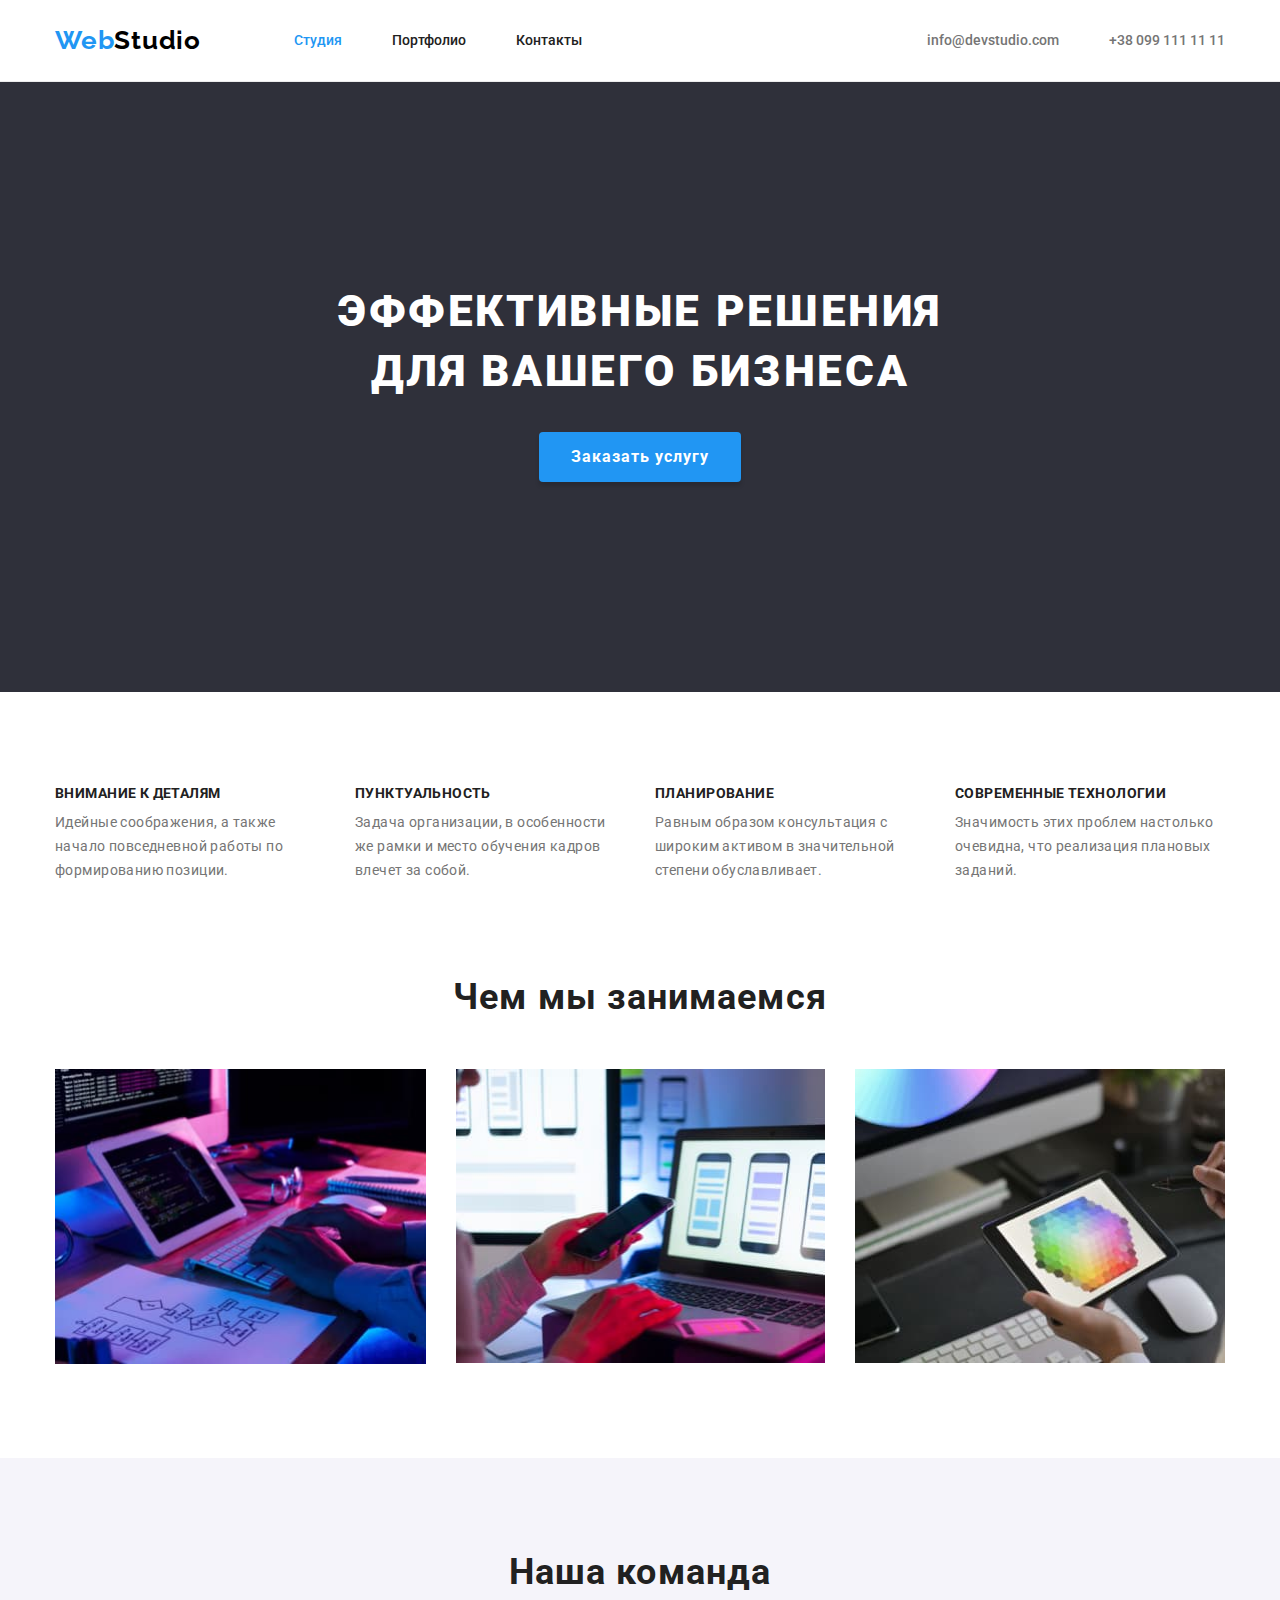
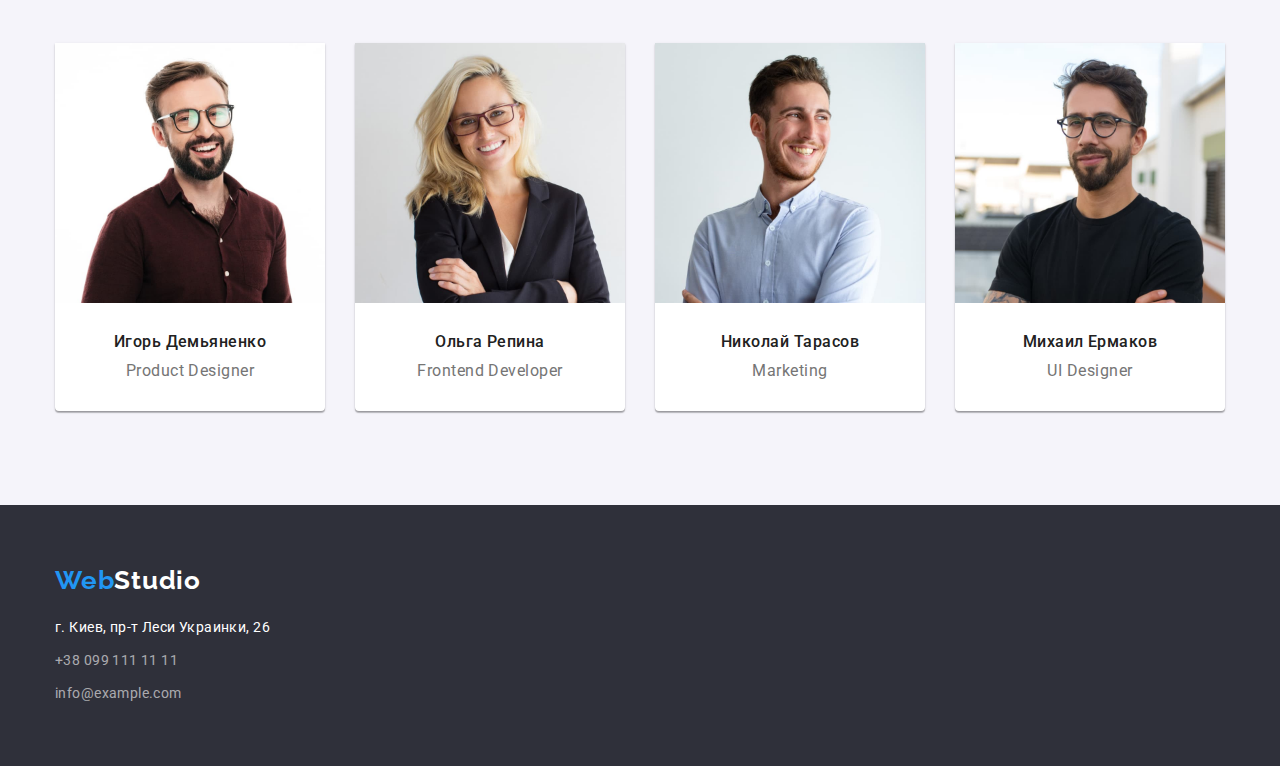
<file: index.html>
<!DOCTYPE html>
<html lang="ru">
  <head>
    <meta charset="UTF-8" />
    <meta http-equiv="X-UA-Compatible" content="IE=edge" />
    <meta name="viewport" content="width=device-width, initial-scale=1.0" />
    <link
      href="https://fonts.googleapis.com/css2?family=Raleway:wght@700&family=Roboto:wght@400;500;700;900&display=swap"
      rel="stylesheet"
    />
    <link
      rel="stylesheet"
      href="https://cdnjs.cloudflare.com/ajax/libs/modern-normalize/1.1.0/modern-normalize.min.css"
    />
    <link rel="stylesheet" href="./css/style.css" />
    <title>WebStudio</title>
  </head>
  <body class="body">
    <header class="header">
      <div class="container cont-nav">
        <a class="logo" href="index.html" lang="en"> <span class="logo-web">Web</span>Studio</a>
        <nav>
          <ul class="nav-page list">
            <li class="item"><a href="./index.html" class="link current">Студия</a></li>
            <li class="item"><a href="./portfolio.html" class="link">Портфолио</a></li>
            <li class="item"><a href="Контакты" class="link">Контакты</a></li>
          </ul>
        </nav>
        <ul class="nav-contact list">
          <li class="item">
            <a class="link" href="mailto:info@devstudio.com">info@devstudio.com</a>
          </li>
          <li class="item"><a class="link" href="tel:+380991111111">+38 099 111 11 11</a></li>
        </ul>
      </div>
    </header>
    <main class="main">
      <section class="effect section">
        <div class="container">
          <h1 class="effect-text">
            Эффективные решения <br />
            для вашего бизнеса
          </h1>
          <button type="button" class="button button-ef">Заказать услугу</button>
        </div>
      </section>
      <section class="section">
        <div class="container">
          <h2 hidden>Особенности</h2>
          <ul class="feature list cont-feature">
            <li class="feature-title-item">
              <h3 class="feature-title">Внимание к деталям</h3>
              <p class="feature-text">
                Идейные соображения, а также начало повседневной работы по формированию позиции.
              </p>
            </li>
            <li class="feature-title-item">
              <h3 class="feature-title">Пунктуальность</h3>
              <p class="feature-text">
                Задача организации, в особенности же рамки и место обучения кадров влечет за собой.
              </p>
            </li>
            <li class="feature-title-item">
              <h3 class="feature-title">Планирование</h3>
              <p class="feature-text">
                Равным образом консультация с широким активом в значительной степени обуславливает.
              </p>
            </li>
            <li class="feature-title-item">
              <h3 class="feature-title">Современные технологии</h3>
              <p class="feature-text">
                Значимость этих проблем настолько очевидна, что реализация плановых заданий.
              </p>
            </li>
          </ul>
        </div>
      </section>
      <section class="section sect-task">
        <div class="container">
          <h2 class="task-list team-plus">Чем мы занимаемся</h2>
          <ul class="list task-title">
            <li class="task-item">
              <img
                class="img"
                src="./images/img_pc.jpg"
                alt="Работа на ПК"
                width="371"
                height="294"
              />
            </li>
            <li class="task-item">
              <img
                class="img"
                src="./images/img_phone.jpg"
                alt="Работа на телефоне"
                width="370"
                height="294"
              />
            </li>
            <li class="task-item">
              <img
                class="img"
                src="./images/img_tab.jpg"
                alt="Работа на планшете"
                width="370"
                height="294"
              />
            </li>
          </ul>
        </div>
      </section>
      <section class="company section">
        <div class="container">
          <h2 class="company-title team-plus">Наша команда</h2>
          <ul class="company-cont company-list list">
            <li class="item-team">
              <img
                class="img"
                src="./images/img_PD.jpg"
                alt="Product Designer"
                width="270"
                height="260"
              />
              <div class="team-text">
                <h3 class="company-party">Игорь Демьяненко</h3>
                <p class="company-post" lang="en">Product Designer</p>
              </div>
            </li>
            <li class="item-team">
              <img
                class="img"
                src="./images/img_FD.jpg"
                alt="Frontend Developer"
                width="270"
                height="260"
              />
              <div class="team-text">
                <h3 class="company-party">Ольга Репина</h3>
                <p class="company-post" lang="en">Frontend Developer</p>
              </div>
            </li>
            <li class="item-team">
              <img class="img" src="./images/img_M.jpg" alt="Marketing" width="270" height="260" />
              <div class="team-text">
                <h3 class="company-party">Николай Тарасов</h3>
                <p class="company-post" lang="en">Marketing</p>
              </div>
            </li>
            <li class="item-team">
              <img
                class="img"
                src="./images/img_UI.jpg"
                alt="UI Designer"
                width="270"
                height="260"
              />
              <div class="team-text">
                <h3 class="company-party">Михаил Ермаков</h3>
                <p class="company-post" lang="en">UI Designer</p>
              </div>
            </li>
          </ul>
        </div>
      </section>
    </main>
    <footer class="footer">
      <div class="container cont-footer">
        <a class="logo" href="./index.html" lang="en">
          <span class="logo-web">Web</span><span class="footer-logo">Studio</span></a
        >
        <address>
          <ul class="footer-adress list">
            <li class="adr-item">
              <a class="link" href="https://goo.gl/maps/iKXkamstdU8A9RDW7"
                >г. Киев, пр-т Леси Украинки, 26</a
              >
            </li>
            <li class="adr-item">
              <a class="link telmail" href="tel:+380991111111">+38 099 111 11 11</a>
            </li>
            <li class="adr-item">
              <a class="link telmail" href="mailto:info@example.com">info@example.com</a>
            </li>
          </ul>
        </address>
      </div>
    </footer>
  </body>
</html>
</file>
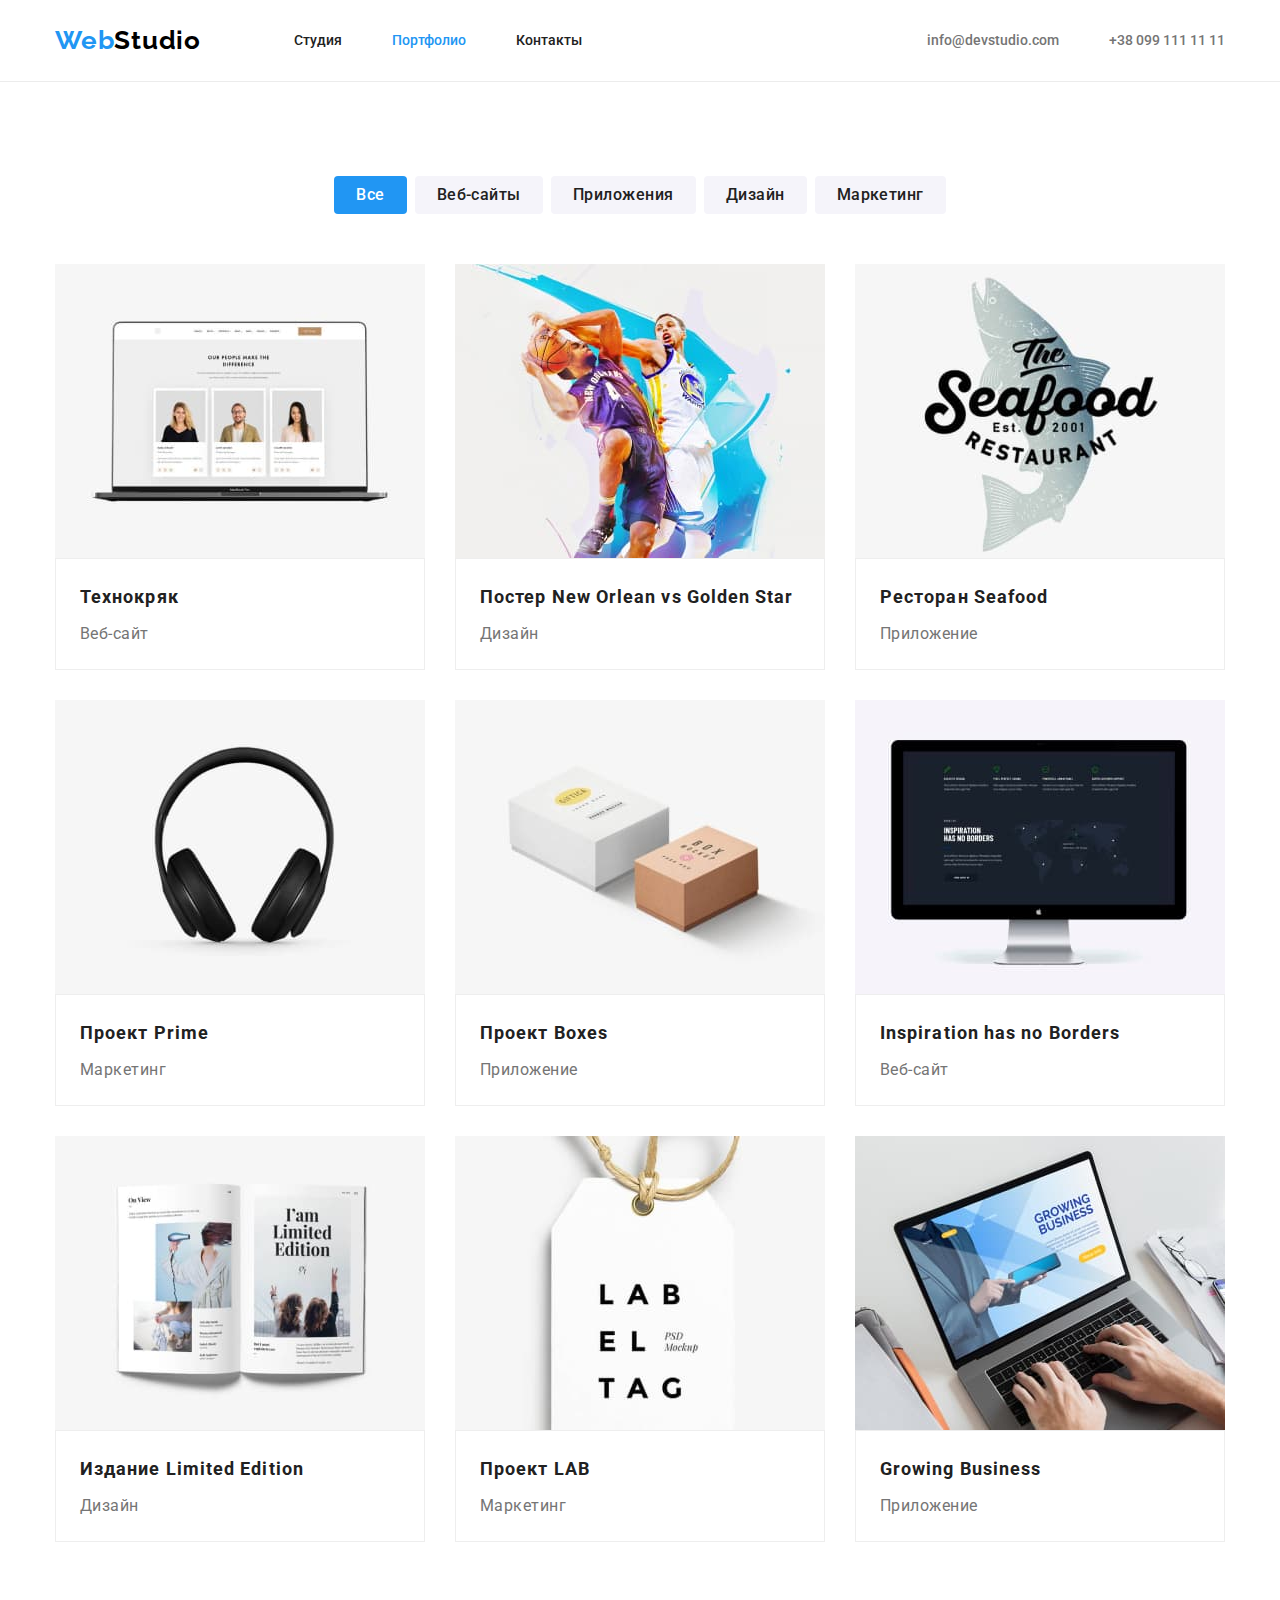
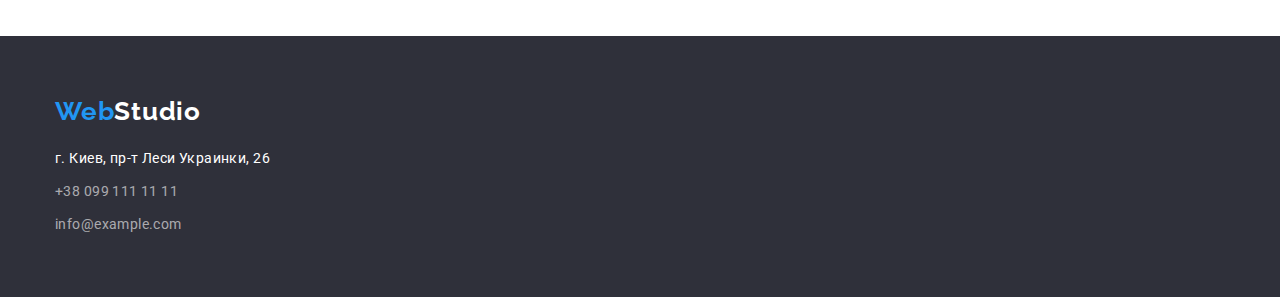
<file: portfolio.html>
<!DOCTYPE html>
<html lang="ru">
  <head>
    <meta charset="UTF-8" />
    <meta http-equiv="X-UA-Compatible" content="IE=edge" />
    <meta name="viewport" content="width=device-width, initial-scale=1.0" />
    <link
      href="https://fonts.googleapis.com/css2?family=Raleway:wght@700&family=Roboto:wght@400;500;700;900&display=swap"
      rel="stylesheet"
    />
    <link
      rel="stylesheet"
      href="https://cdnjs.cloudflare.com/ajax/libs/modern-normalize/1.1.0/modern-normalize.min.css"
    />
    <link rel="stylesheet" href="./css/style.css" />
    <title>Portfolio</title>
  </head>
  <body class="body portfolio">
    <header class="header">
      <div class="container cont-nav">
        <a class="logo" href="index.html" lang="en"> <span class="logo-web">Web</span>Studio</a>
        <nav>
          <ul class="nav-page list">
            <li class="item"><a href="./index.html" class="link">Студия</a></li>
            <li class="item"><a href="./portfolio.html" class="link current">Портфолио</a></li>
            <li class="item"><a href="Контакты" class="link">Контакты</a></li>
          </ul>
        </nav>
        <ul class="nav-contact list">
          <li class="item">
            <a class="link" href="mailto:info@devstudio.com">info@devstudio.com</a>
          </li>
          <li class="item"><a class="link" href="tel:+380991111111">+38 099 111 11 11</a></li>
        </ul>
      </div>
    </header>
    <main>
      <section class="section">
        <div class="container">
          <h2 hidden>Фильтр</h2>
          <ul class="filter">
            <li class="cont-filt">
              <button type="button" class="button button-filt current">Все</button>
            </li>
            <li class="cont-filt">
              <button type="button" class="button button-filt">Веб-сайты</button>
            </li>
            <li class="cont-filt">
              <button type="button" class="button button-filt">Приложения</button>
            </li>
            <li class="cont-filt">
              <button type="button" class="button button-filt">Дизайн</button>
            </li>
            <li class="cont-filt">
              <button type="button" class="button button-filt">Маркетинг</button>
            </li>
          </ul>
          <ul class="gallery">
            <li class="gallery-item">
              <a class="gallery-link" href="">
                <img
                  class="img"
                  src="./images/img_nn.jpg"
                  alt="Технокряк"
                  width="370"
                  height="294"
                />
                <div class="gallery-text">
                  <h2 class="gallery-name">Технокряк</h2>
                  <p class="gallery-comment">Веб-сайт</p>
                </div>
              </a>
            </li>
            <li class="gallery-item">
              <a class="gallery-link" href="">
                <img
                  class="img"
                  src="./images/img_bb.jpg"
                  alt="Постер New Orlean vs Golden Star"
                  width="370"
                  height="294"
                />
                <div class="gallery-text">
                  <h2 class="gallery-name">Постер New Orlean vs Golden Star</h2>
                  <p class="gallery-comment">Дизайн</p>
                </div>
              </a>
            </li>
            <li class="gallery-item">
              <a class="gallery-link" href="">
                <img
                  class="img"
                  src="./images/img_sea.jpg"
                  alt="Ресторан Seafood"
                  width="370"
                  height="294"
                />
                <div class="gallery-text">
                  <h2 class="gallery-name">Ресторан Seafood</h2>
                  <p class="gallery-comment">Приложение</p>
                </div>
              </a>
            </li>
            <li class="gallery-item">
              <a class="gallery-link" href="">
                <img
                  class="img"
                  src="./images/img_na.jpg"
                  alt="Проект Prime"
                  width="370"
                  height="294"
                />
                <div class="gallery-text">
                  <h2 class="gallery-name">Проект Prime</h2>
                  <p class="gallery-comment">Маркетинг</p>
                </div>
              </a>
            </li>
            <li class="gallery-item">
              <a class="gallery-link" href="">
                <img
                  class="img"
                  src="./images/img_box.jpg"
                  alt="Проект Boxes"
                  width="370"
                  height="294"
                />
                <div class="gallery-text">
                  <h2 class="gallery-name">Проект Boxes</h2>
                  <p class="gallery-comment">Приложение</p>
                </div>
              </a>
            </li>
            <li class="gallery-item">
              <a class="gallery-link" href="">
                <img
                  class="img"
                  src="./images/img_d.jpg"
                  alt="Inspiration has no Borders"
                  width="370"
                  height="294"
                />
                <div class="gallery-text">
                  <h2 class="gallery-name" lang="en">Inspiration has no Borders</h2>
                  <p class="gallery-comment">Веб-сайт</p>
                </div>
              </a>
            </li>
            <li class="gallery-item">
              <a class="gallery-link" href="">
                <img
                  class="img"
                  src="./images/img_b.jpg"
                  alt="Издание Limited Edition"
                  width="370"
                  height="294"
                />
                <div class="gallery-text">
                  <h2 class="gallery-name">Издание Limited Edition</h2>
                  <p class="gallery-comment">Дизайн</p>
                </div>
              </a>
            </li>
            <li class="gallery-item">
              <a class="gallery-link" href="">
                <img
                  class="img"
                  src="./images/img_lab.jpg"
                  alt="Проект LAB"
                  width="370"
                  height="294"
                />
                <div class="gallery-text">
                  <h2 class="gallery-name">Проект LAB</h2>
                  <p class="gallery-comment">Маркетинг</p>
                </div>
              </a>
            </li>
            <li class="gallery-item">
              <a class="gallery-link" href="">
                <img
                  class="img"
                  src="./images/img_n.jpg"
                  alt="Growing Business"
                  width="370"
                  height="294"
                />
                <div class="gallery-text">
                  <h2 class="gallery-name" lang="en">Growing Business</h2>
                  <p class="gallery-comment">Приложение</p>
                </div>
              </a>
            </li>
          </ul>
        </div>
      </section>
    </main>
    <footer class="footer">
      <div class="container cont-footer">
        <a class="logo" href="./index.html" lang="en">
          <span class="logo-web">Web</span><span class="footer-logo">Studio</span></a
        >
        <address>
          <ul class="footer-adress list">
            <li class="adr-item">
              <a class="link" href="https://goo.gl/maps/iKXkamstdU8A9RDW7"
                >г. Киев, пр-т Леси Украинки, 26</a
              >
            </li>
            <li class="adr-item">
              <a class="link telmail" href="tel:+380991111111">+38 099 111 11 11</a>
            </li>
            <li class="adr-item">
              <a class="link telmail" href="mailto:info@example.com">info@example.com</a>
            </li>
          </ul>
        </address>
      </div>
    </footer>
  </body>
</html>
</file>
<file: css/style.css>
/*Переменные для цветовой палитры*/
:root {
  --hover-color: #2196f3;
  --white-color: #fff;
  --black-color: #000;
  --title-color: #757575;
  --back-color-ef: #2f303a;
  --box-shadow: rgba(0, 0, 0, 0.15);
  --back-company: #f5f4fa;
  --telmail: rgba(255, 255, 255, 0.6);
  --button-back: #f5f4fa;
  --back-portfolio: #e5e5e5;
  --shadow-filt01: rgba(0, 0, 0, 0.1);
  --shadow-filt08: rgba(0, 0, 0, 0.08);
  --shadow-filt012: rgba(0, 0, 0, 0.12);
  --head-color: #212121;
  --back-color-button: #188ce8;
  --border-color: #ececec;
  --border-portfolio: #eeeeee;
}
/*Основное для страницы*/
html {
  box-sizing: border-box;
}
*,
*::before,
*::after {
  box-sizing: inherit;
}

h1,
h2,
h3,
h4,
h5,
h6,
p,
ul {
  margin-top: 0;
  margin-bottom: 0;
}
ul {
  padding-left: 0;
}

.container {
  width: 1200px;
  margin: 0 auto;
  padding-left: 15px;
  padding-right: 15px;
}

.section {
  padding-top: 94px;
  padding-bottom: 94px;
}

.list,
.main .company-list,
.task-list,
.company-title,
.gallery {
  list-style-type: none;
  margin: 0;
  padding: 0;
}

.sect-task {
  padding-top: 0px;
}
.body {
  font-family: Roboto, sans-serif;
  font-style: normal;
  font-weight: 400;
  color: var(--title-color);
}

.header {
  border-bottom: 1px solid var(--border-color);
}

.body .header {
  background-color: var(--white-color);
}
.body .button {
  cursor: pointer;
  border: none;
}
/*Шапка страницы*/
.cont-nav {
  display: flex;
  align-items: center;
}
.logo {
  margin-right: 93px;
  margin-top: 25px;
  margin-bottom: 25px;
  font-family: Raleway, sans-serif;
  font-weight: 700;
  text-decoration: none;
  font-size: 26px;
  line-height: 1.19;
  letter-spacing: 0.03em;
  color: var(--black-color);
}
.logo-web {
  color: var(--hover-color);
}
.nav-page,
.nav-contact {
  display: flex;
  list-style-type: none;
  margin-left: auto;

  font-weight: 500;
  font-size: 14px;
}

.nav-page .item:not(:last-child),
.nav-contact .item:not(:last-child) {
  margin-right: 50px;
}

.nav-page .link {
  padding-top: 30px;
  padding-bottom: 30px;

  text-decoration: none;
  color: var(--head-color);
}
.nav-contact .link {
  padding-top: 30px;
  padding-bottom: 30px;

  text-decoration: none;
  color: var(--title-color);
}
.nav-page .link.current {
  color: var(--hover-color);
}
.filter .button-filt.current {
  background-color: var(--hover-color);
  color: var(--white-color);
}
.nav-page .link:hover,
.nav-page .link:focus,
.nav-contact .link:hover,
.nav-contact .link:focus,
.footer .link:hover {
  color: var(--hover-color);
}

/*Эффективные решения*/
.main .effect {
  background-color: var(--back-color-ef);
  padding-top: 200px;
  padding-bottom: 210px;
}
.effect .effect-text {
  font-weight: 900;
  font-size: 44px;
  line-height: 1.36;
  text-align: center;
  letter-spacing: 0.06em;
  text-transform: uppercase;
  color: var(--white-color);
  margin-top: 0;
  margin-bottom: 30px;
}
.effect .button-ef {
  display: block;
  margin: 0 auto;
  padding: 10px 32px;

  font-weight: 700;
  font-size: 16px;
  font-family: inherit;
  line-height: 1.87;
  letter-spacing: 0.06em;
  color: var(--white-color);
  background-color: var(--hover-color);
  box-shadow: 0px 4px 4px var(--box-shadow);
  border-radius: 4px;
}
.effect .button-ef:hover,
.effect .button-ef:focus {
  background-color: var(--back-color-button);
}
/*Особенности и команда*/
.cont-feature {
  display: flex;
}
.feature-title-item {
  width: 270px;
}
.feature-title-item:not(:last-child) {
  margin-right: 30px;
}

.main .feature {
  list-style-type: none;
}
.feature .feature-title {
  margin: 0;
  font-weight: 700;
  font-size: 14px;
  line-height: 1.14;
  letter-spacing: 0.03em;
  text-transform: uppercase;
  color: var(--head-color);
}
.feature .feature-text {
  margin-top: 10px;
  margin-bottom: 0;
  font-size: 14px;
  line-height: 1.71;
  letter-spacing: 0.03em;
}
.team-plus {
  margin-bottom: 50px;
  font-weight: 700;
  font-size: 36px;
  line-height: 1.16;
  text-align: center;
  letter-spacing: 0.03em;
  color: var(--head-color);
}

.task-title {
  display: flex;
  justify-content: space-between;
}

.company-cont {
  display: flex;
  justify-content: space-between;
}

.company-list:not(:last-child) {
  margin-right: 30px;
}

.task-item:not(:last-child) {
  margin-right: 30px;
}
.main .company {
  background-color: var(--back-company);
}
.company .company-party {
  padding-bottom: 10px;

  font-weight: 500;
  font-size: 16px;
  line-height: 1.18;
  text-align: center;
  letter-spacing: 0.03em;
  color: var(--head-color);
}
.company .company-post {
  font-size: 16px;
  line-height: 1.18;
  text-align: center;
  letter-spacing: 0.03em;
}
.item-team {
  background-color: var(--white-color);
  box-shadow: 0px 1px 3px rgba(0, 0, 0, 0.12), 0px 1px 1px rgba(0, 0, 0, 0.14),
    0px 2px 1px rgba(0, 0, 0, 0.2);
  border-radius: 0px 0px 4px 4px;
}
.team-text {
  padding-top: 30px;
  padding-bottom: 30px;
}
/*Нижний колонтитул*/
.footer {
  background-color: var(--back-color-ef);
  padding: 60px 0px;
}

.adr-item:not(:last-child) {
  margin-bottom: 9px;
}

.footer .footer-logo {
  color: var(--white-color);
}
.footer .footer-adress {
  list-style-type: none;
  padding-top: 20px;
}
.footer .link {
  text-decoration: none;
  font-style: normal;
  font-size: 14px;
  line-height: 1.71;
  letter-spacing: 0.03em;
  color: var(--white-color);
}
.footer .telmail {
  color: var(--telmail);
}
/*Портфолио*/

/*Фильтр*/
.filter,
.gallery {
  list-style-type: none;
  font-size: 14px;
}
.filter {
  display: flex;
  justify-content: center;
}
.cont-filt:not(:last-child) {
  margin-right: 8px;
}
.filter .button-filt {
  padding: 6px 22px;

  letter-spacing: 0.06em;
  color: var(--head-color);
  font-family: inherit;
  font-weight: 500;
  font-size: 16px;
  line-height: 1.62;
  letter-spacing: 0.03em;
  background-color: var(--button-back);
  border-radius: 4px;
}
.filter .button-filt:hover,
.filter .button-filt:focus {
  background-color: var(--hover-color);
  box-shadow: 0px 3px 1px var(--shadow-filt01), 0px 1px 2px var(--shadow-filt08),
    0px 2px 2px var(--shadow-filt012);
  color: var(--white-color);
}
/*Работы*/
.gallery {
  display: flex;
  flex-wrap: wrap;
  margin-top: 50px;
  /* margin-left: -30px;*/
}
.gallery-item {
  margin-right: 30px;
  margin-bottom: 30px;
}

.gallery-item:nth-child(3n) {
  margin-right: 0px;
}
.gallery-item:nth-last-child(-n + 3) {
  margin-bottom: 0;
}
.gallery .gallery-link {
  text-decoration: none;
  scroll-snap-type: none;
}
.gallery .gallery-name {
  margin-bottom: 4px;
  font-weight: 700;
  font-size: 18px;
  line-height: 2;
  letter-spacing: 0.06em;
  color: var(--head-color);
}
.gallery .gallery-comment {
  font-size: 16px;
  line-height: 1.88;
  letter-spacing: 0.03em;
  color: var(--title-color);
}
.gallery-text {
  padding: 20px 24px;
  border: 1px solid var(--border-portfolio);
}
.img {
  display: block;
  max-width: 100%;
  height: auto;
}
</file>
